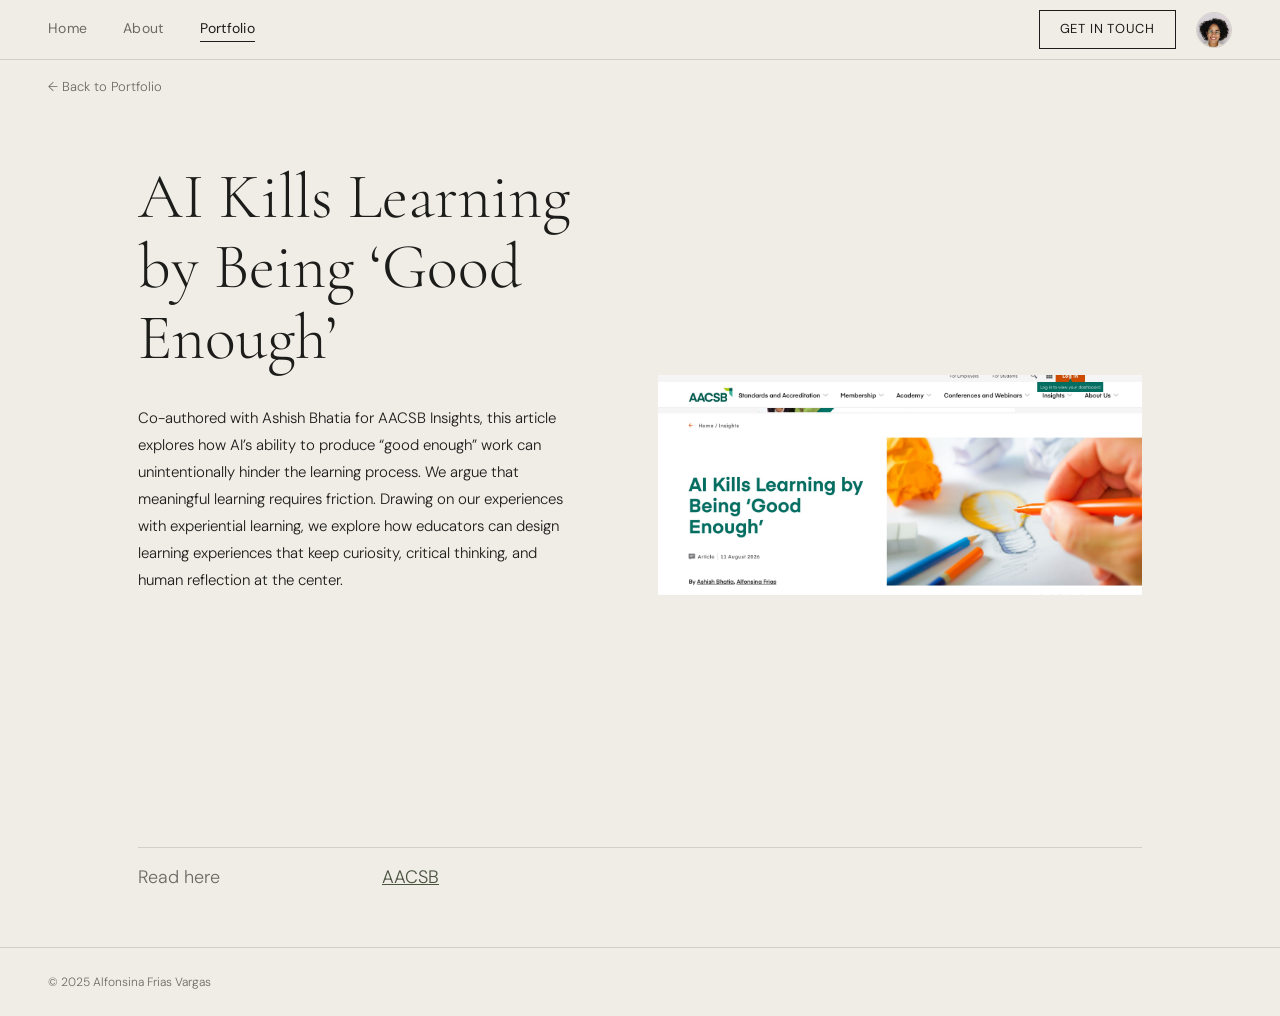
<file: AACSB.html>
<!DOCTYPE html>
<html lang="en">
<head>
  <meta charset="UTF-8">
  <meta name="viewport" content="width=device-width, initial-scale=1.0">
  <title>AI Kills Learning by Being ‘Good Enough’ — Ashish Bhatia, Alfonsina Frias Vargas</title>
  <link rel="stylesheet" href="style.css">
</head>
<body>
<nav>
  <div class="nav-links">
    <a href="index.html">Home</a>
    <a href="about.html">About</a>
    <a href="portfolio.html" class="active">Portfolio</a>
  </div>
  <div class="nav-right">
    <a href="index.html#contact" class="btn-outline">Get in Touch</a>
    <img src="images/Headshot1.jpg" alt="Alfonsina" class="avatar" onerror="this.style.display='none'">
  </div>
</nav>

<div class="breadcrumb">
  <a href="portfolio.html">← Back to Portfolio</a>
</div>

<main>
  <div class="project-detail">
    <div class="project-detail-hero">
      <div class="project-detail-text">
        <h1>AI Kills Learning by Being ‘Good Enough’</h1>
        <p>Co-authored with Ashish Bhatia for AACSB Insights, this article explores how AI’s ability to produce “good enough” work can unintentionally hinder the learning process. We argue that meaningful learning requires friction. Drawing on our experiences with experiential learning, we explore how educators can design learning experiences that keep curiosity, critical thinking, and human reflection at the center.</p>
      </div>
      <img src="images/AACSB.jpg" alt="AACSB" class="project-detail-img" style="object-fit: contain; background: var(--cream);">
    </div>

    <div class="project-links">
      <div class="project-link-row">
        <span class="project-link-label">Read here</span>
        <a href="https://www.aacsb.edu/insights/articles/2026/08/ai-kills-learning-by-being-good-enough" target="_blank">AACSB</a>
      </div>
    </div>

  </div>
</main>

<footer>
  <span>© 2025 Alfonsina Frias Vargas</span>
</footer>
</body>
</html>
</file>
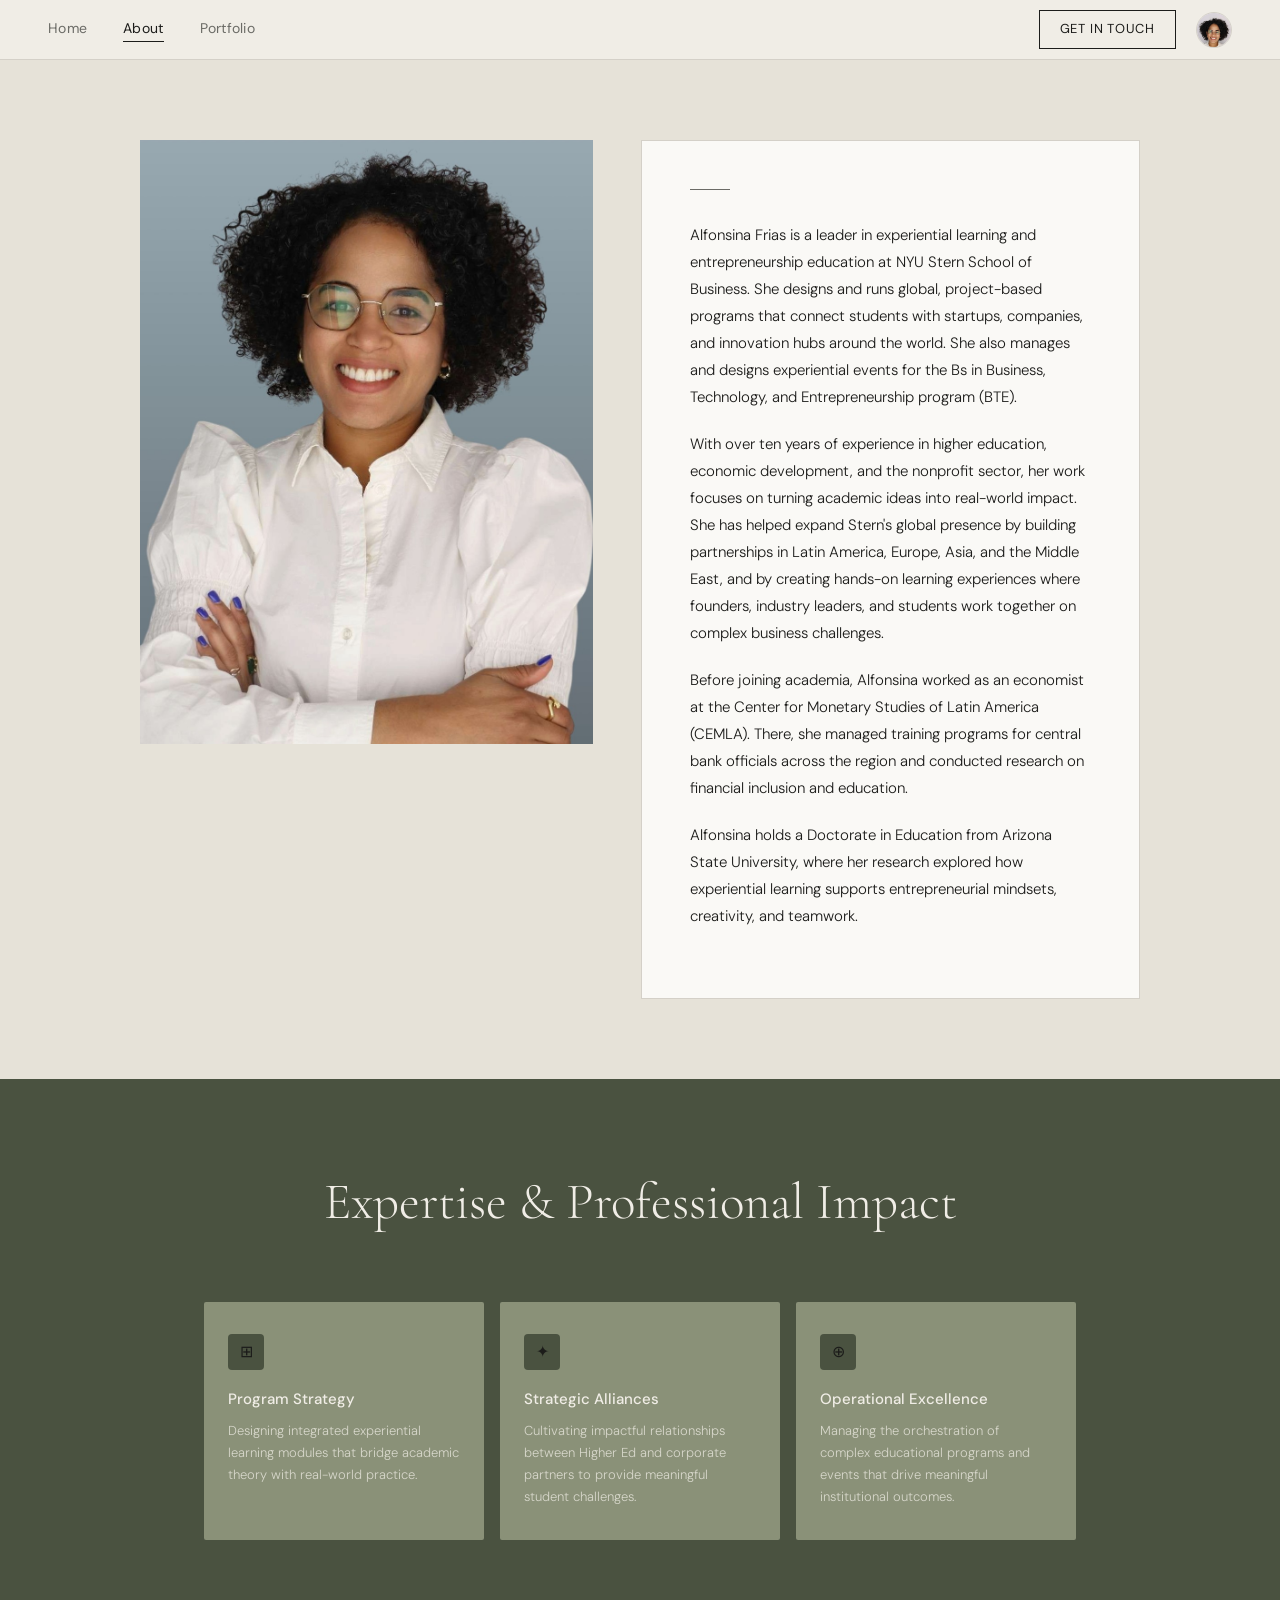
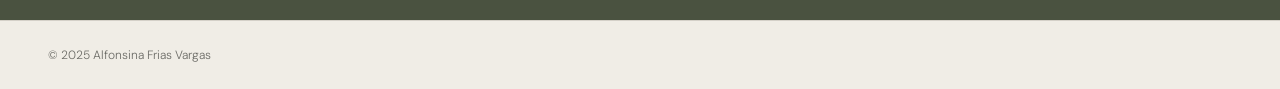
<file: about.html>
<!DOCTYPE html>
<html lang="en">
<head>
  <meta charset="UTF-8">
  <meta name="viewport" content="width=device-width, initial-scale=1.0">
  <title>About — Alfonsina Frias Vargas</title>
  <link rel="stylesheet" href="style.css">
</head>
<body>

<nav>
  <div class="nav-links">
    <a href="index.html">Home</a>
    <a href="about.html" class="active">About</a>
    <a href="portfolio.html">Portfolio</a>
  </div>
  <div class="nav-right">
    <a href="index.html#contact" class="btn-outline">Get in Touch</a>
    <img src="images/Headshot1.jpg" alt="Alfonsina" class="avatar" onerror="this.style.display='none'">
  </div>
</nav>

<main>
  <section class="about-hero">
    <div class="about-inner">
      <img src="images/headshot2.jpg" alt="Alfonsina Frias Vargas" onerror="this.outerHTML='<div class=\'img-placeholder\' style=\'width:100%;aspect-ratio:3/4;\'><svg width=\'48\' height=\'48\' viewBox=\'0 0 24 24\' fill=\'none\' stroke=\'currentColor\' stroke-width=\'0.8\'><rect x=\'3\' y=\'3\' width=\'18\' height=\'18\' rx=\'2\'/><circle cx=\'8.5\' cy=\'8.5\' r=\'1.5\'/><polyline points=\'21 15 16 10 5 21\'/></svg></div>'">

      <div class="about-text-box">
        <div class="line"></div>
        <p>Alfonsina Frias is a leader in experiential learning and entrepreneurship education at NYU Stern School of Business. She designs and runs global, project-based programs that connect students with startups, companies, and innovation hubs around the world. She also manages and designs experiential events for the Bs in Business, Technology, and Entrepreneurship program (BTE).</p>
        <p>With over ten years of experience in higher education, economic development, and the nonprofit sector, her work focuses on turning academic ideas into real-world impact. She has helped expand Stern's global presence by building partnerships in Latin America, Europe, Asia, and the Middle East, and by creating hands-on learning experiences where founders, industry leaders, and students work together on complex business challenges.</p>
        <p>Before joining academia, Alfonsina worked as an economist at the Center for Monetary Studies of Latin America (CEMLA). There, she managed training programs for central bank officials across the region and conducted research on financial inclusion and education.</p>
        <p>Alfonsina holds a Doctorate in Education from Arizona State University, where her research explored how experiential learning supports entrepreneurial mindsets, creativity, and teamwork.</p>
      </div>
    </div>
  </section>

  <section class="expertise-section" style="justify-content: center;">
    <h2>Expertise & Professional Impact</h2>
<div class="expertise-grid" style="justify-content: center; grid-template-columns: repeat(3, minmax(0, 280px));">
      <div class="expertise-card">
        <div class="icon">⊞</div>
        <h3>Program Strategy</h3>
        <p>Designing integrated experiential learning modules that bridge academic theory with real-world practice.</p>
      </div>
      <div class="expertise-card">
        <div class="icon">✦</div>
        <h3>Strategic Alliances</h3>
        <p>Cultivating impactful relationships between Higher Ed and corporate partners to provide meaningful student challenges.</p>
      </div>
      <div class="expertise-card">
        <div class="icon">⊕</div>
        <h3>Operational Excellence</h3>
        <p>Managing the orchestration of complex educational programs and events that drive meaningful institutional outcomes.</p>
      </div>
    </div>
  </section>
</main>

<footer>
  <span>© 2025 Alfonsina Frias Vargas</span>
</footer>

</body>
</html>
</file>
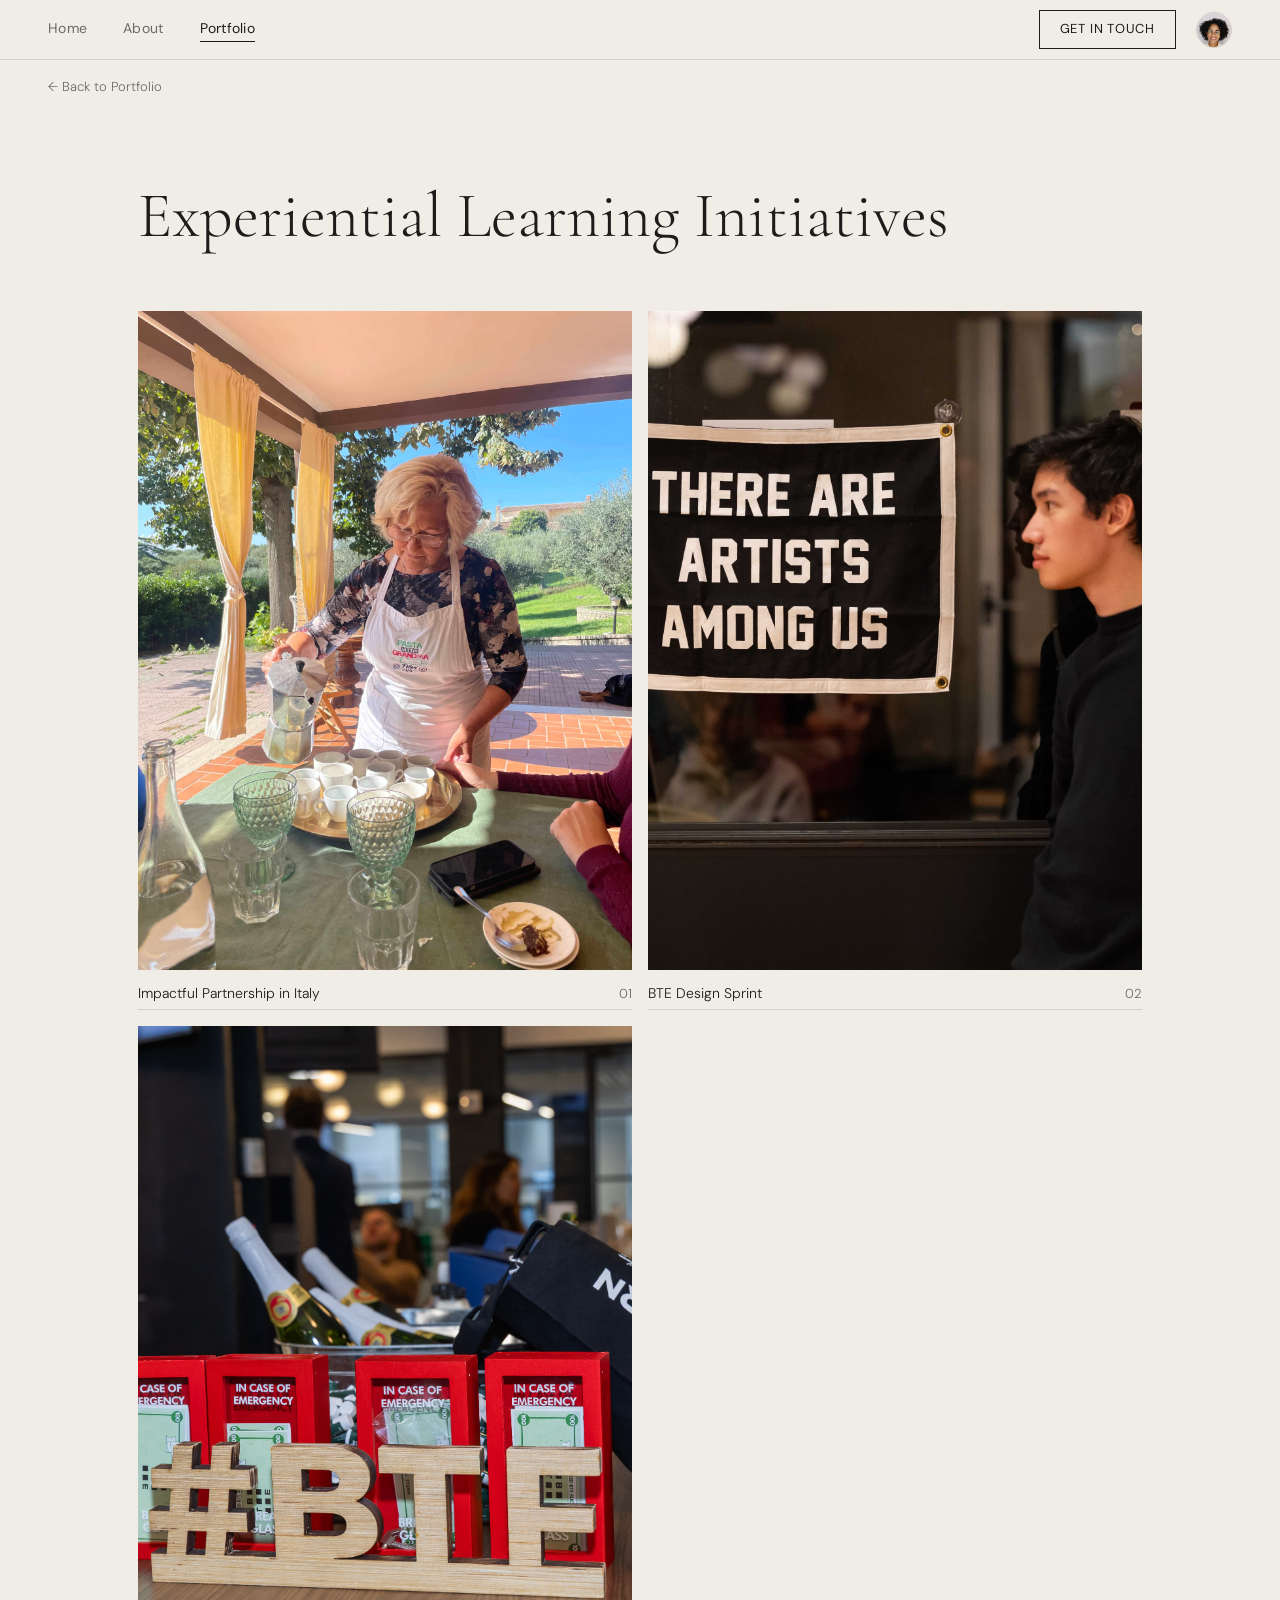
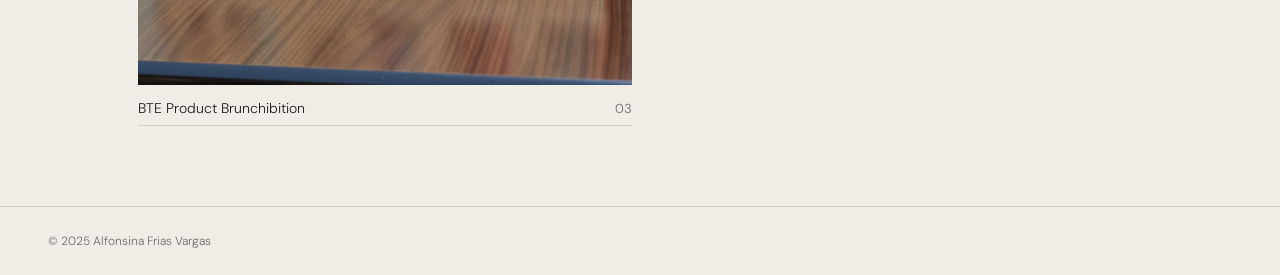
<file: experiential.html>
<!DOCTYPE html>
<html lang="en">
<head>
  <meta charset="UTF-8">
  <meta name="viewport" content="width=device-width, initial-scale=1.0">
  <title>Experiential Initiatives — Alfonsina Frias Vargas</title>
  <link rel="stylesheet" href="style.css">
</head>
<body>

<nav>
  <div class="nav-links">
    <a href="index.html">Home</a>
    <a href="about.html">About</a>
    <a href="portfolio.html" class="active">Portfolio</a>
  </div>
  <div class="nav-right">
    <a href="index.html#contact" class="btn-outline">Get in Touch</a>
    <img src="images/Headshot1.jpg" alt="Alfonsina" class="avatar" onerror="this.style.display='none'">
  </div>
</nav>

<div class="breadcrumb">
  <a href="portfolio.html">← Back to Portfolio</a>
</div>

<main>
  <div class="collection-detail">
    <h1>Experiential Learning Initiatives</h1>
    <div class="collection-items">
      <a href="italy.html" class="collection-item">
        <img src="images/NonnaCooking.jpg" alt="Impactful Partnership in Italy" class="collection-item-img"
          onerror="this.outerHTML='<div class=\'collection-item-img img-placeholder\'></div>'">
        <div class="collection-item-footer">
          <span>Impactful Partnership in Italy</span>
          <span class="num">01</span>
        </div>
      </a>
      <a href="bte-design-sprint.html" class="collection-item">
        <img src="images/artists.jpg" alt="BTE Design Sprint" class="collection-item-img"
          onerror="this.outerHTML='<div class=\'collection-item-img img-placeholder\'></div>'">
        <div class="collection-item-footer">
          <span>BTE Design Sprint</span>
          <span class="num">02</span>
        </div>
      </a>
      <a href="bte-product-brunchibition.html" class="collection-item">
        <img src="images/Brunchibition-Decor.jpg" alt="BTE Product Brunchibition" class="collection-item-img"
          onerror="this.outerHTML='<div class=\'collection-item-img img-placeholder\'></div>'">
        <div class="collection-item-footer">
          <span>BTE Product Brunchibition</span>
          <span class="num">03</span>
        </div>
      </a>
    </div>
  </div>
</main>

<footer>
  <span>© 2025 Alfonsina Frias Vargas</span>
</footer>

</body>
</html>
</file>
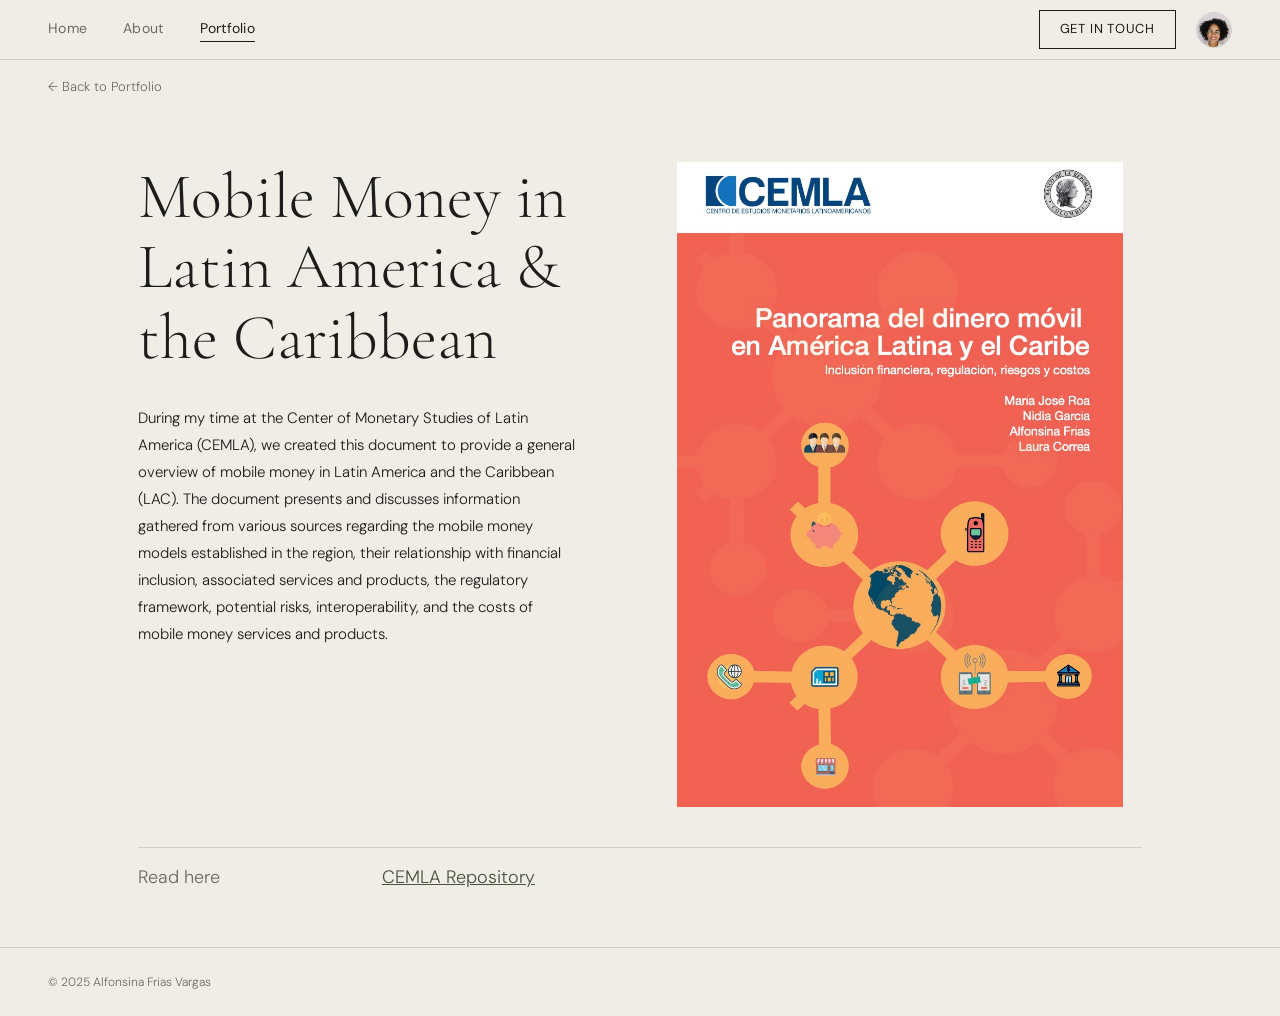
<file: mobile-money.html>
<!DOCTYPE html>
<html lang="en">
<head>
  <meta charset="UTF-8">
  <meta name="viewport" content="width=device-width, initial-scale=1.0">
  <title>Mobile Money in Latin America & the Caribbean — Alfonsina Frias Vargas</title>
  <link rel="stylesheet" href="style.css">
</head>
<body>
<nav>
  <div class="nav-links">
    <a href="index.html">Home</a>
    <a href="about.html">About</a>
    <a href="portfolio.html" class="active">Portfolio</a>
  </div>
  <div class="nav-right">
    <a href="index.html#contact" class="btn-outline">Get in Touch</a>
    <img src="images/Headshot1.jpg" alt="Alfonsina" class="avatar" onerror="this.style.display='none'">
  </div>
</nav>

<div class="breadcrumb">
  <a href="portfolio.html">← Back to Portfolio</a>
</div>

<main>
  <div class="project-detail">
    <div class="project-detail-hero">
      <div class="project-detail-text">
        <h1>Mobile Money in Latin America & the Caribbean</h1>
        <p>During my time at the Center of Monetary Studies of Latin America (CEMLA), we created this document to provide a general overview of mobile money in Latin America and the Caribbean (LAC). The document presents and discusses information gathered from various sources regarding the mobile money models established in the region, their relationship with financial inclusion, associated services and products, the regulatory framework, potential risks, interoperability, and the costs of mobile money services and products.</p>
      </div>
      <img src="images/CEMLA.jpg" alt="Mobile Money" class="project-detail-img" style="object-fit: contain; background: var(--cream);">
    </div>

    <div class="project-links">
      <div class="project-link-row">
        <span class="project-link-label">Read here</span>
        <a href="https://www.cemla.org/PDF/otros/2017-06-panorama-del-dinero-movil.pdf" target="_blank">CEMLA Repository</a>
      </div>
    </div>

  </div>
</main>

<footer>
  <span>© 2025 Alfonsina Frias Vargas</span>
</footer>
</body>
</html>
</file>
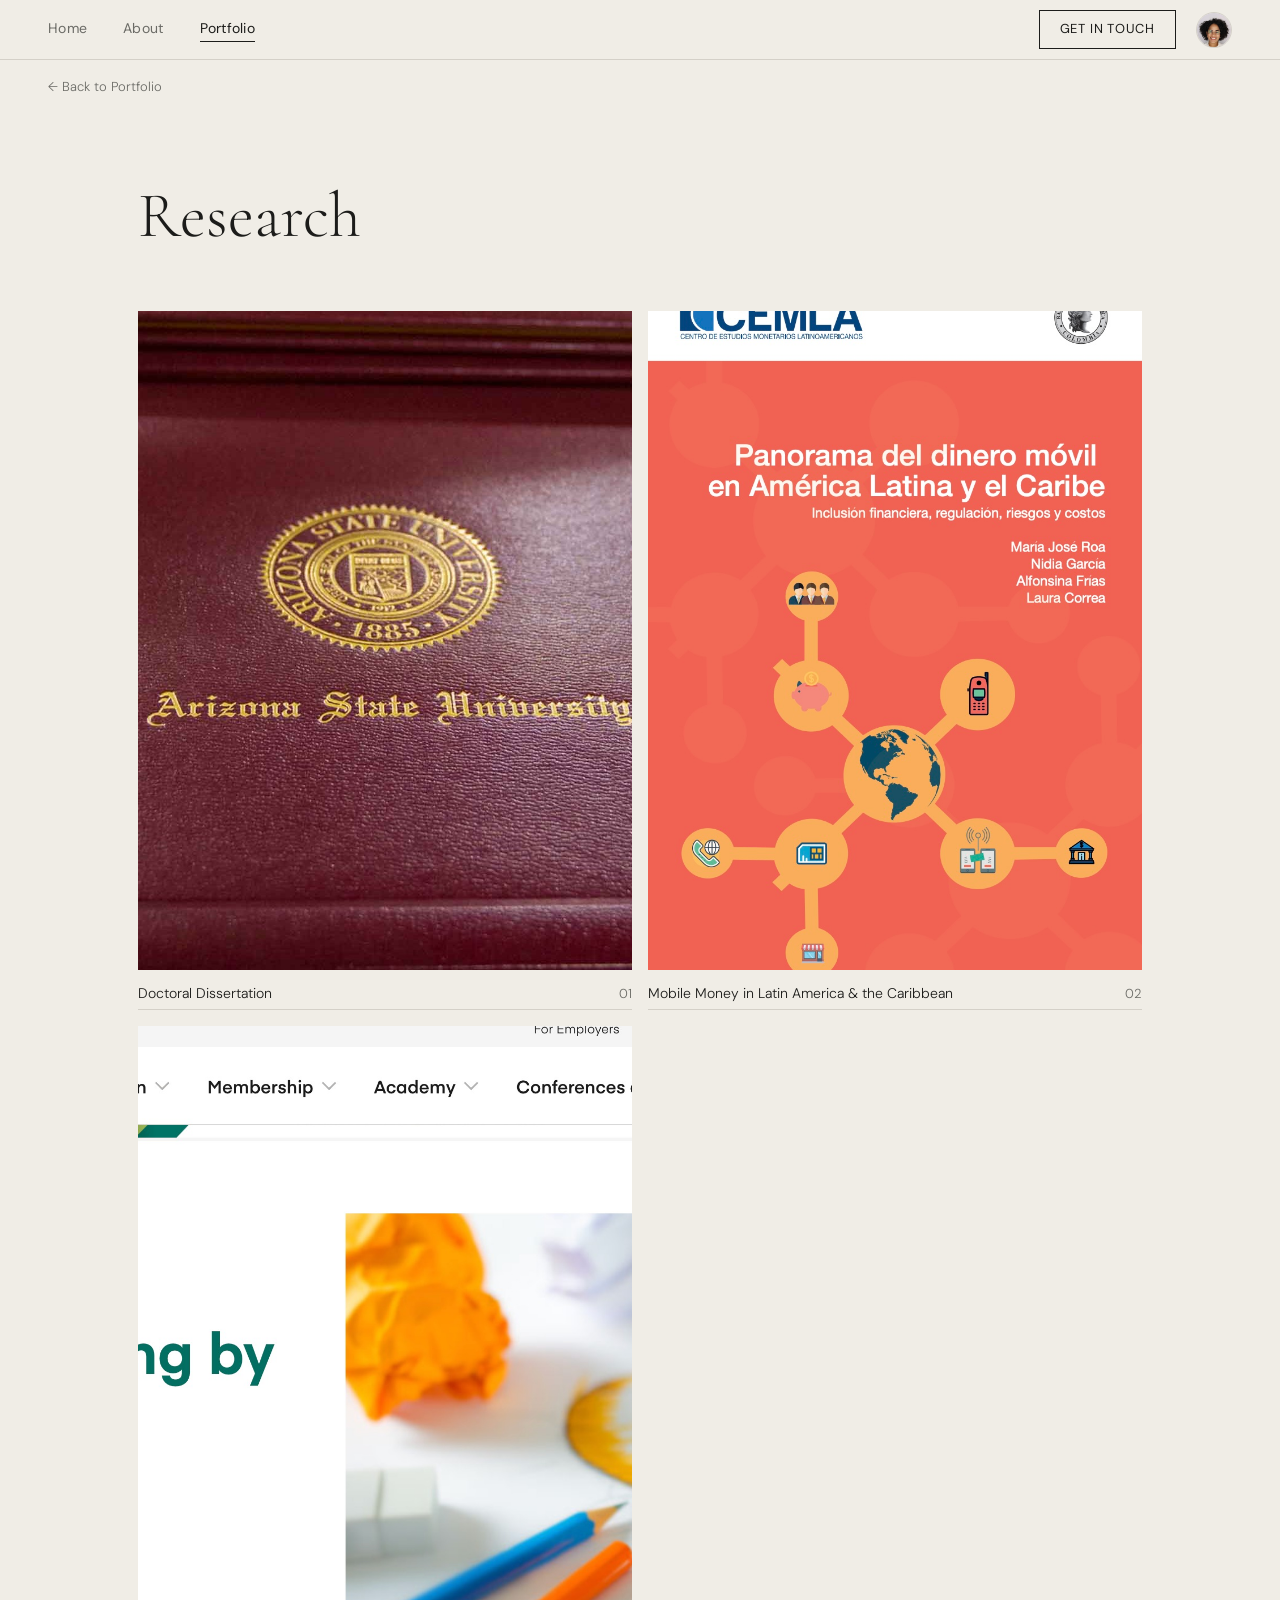
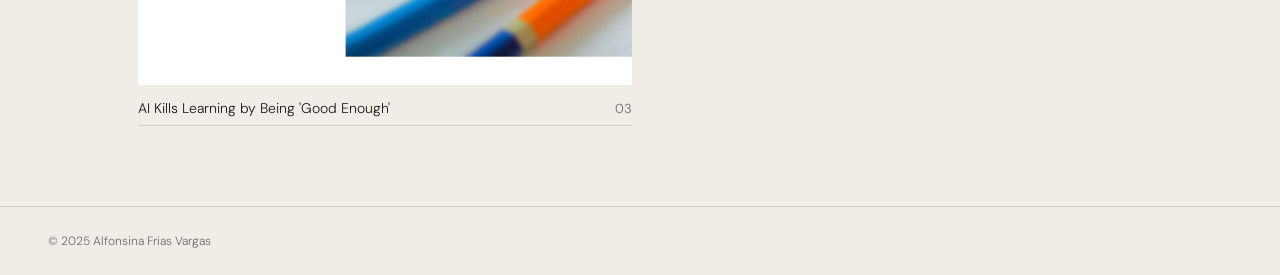
<file: research.html>
<!DOCTYPE html>
<html lang="en">
<head>
  <meta charset="UTF-8">
  <meta name="viewport" content="width=device-width, initial-scale=1.0">
  <title>Research — Alfonsina Frias Vargas</title>
  <link rel="stylesheet" href="style.css">
</head>
<body>

<nav>
  <div class="nav-links">
    <a href="index.html">Home</a>
    <a href="about.html">About</a>
    <a href="portfolio.html" class="active">Portfolio</a>
  </div>
  <div class="nav-right">
    <a href="index.html#contact" class="btn-outline">Get in Touch</a>
    <img src="images/Headshot1.jpg" alt="Alfonsina" class="avatar" onerror="this.style.display='none'">
  </div>
</nav>

<div class="breadcrumb">
  <a href="portfolio.html">← Back to Portfolio</a>
</div>

<main>
  <div class="collection-detail">
    <h1>Research</h1>
    <div class="collection-items">
      <a href="dissertation.html" class="collection-item">
        <img src="images/ASU.jpg" alt="Doctoral Dissertation" class="collection-item-img"
          onerror="this.outerHTML='<div class=\'collection-item-img img-placeholder\'></div>'">
        <div class="collection-item-footer">
          <span>Doctoral Dissertation</span>
          <span class="num">01</span>
        </div>
      </a>
      <a href="mobile-money.html" class="collection-item">
        <img src="images/CEMLA.jpg" alt="Mobile Money in Latin America & the Caribbean" class="collection-item-img"
          onerror="this.outerHTML='<div class=\'collection-item-img img-placeholder\'></div>'">
        <div class="collection-item-footer">
          <span>Mobile Money in Latin America & the Caribbean</span>
          <span class="num">02</span>
        </div>
      </a>
      <a href="AACSB.html" class="collection-item">
        <img src="images/AACSB.jpg" alt="AI Kills Learning by Being 'Good Enough'" class="collection-item-img"
          onerror="this.outerHTML='<div class=\'collection-item-img img-placeholder\'></div>'">
        <div class="collection-item-footer">
          <span>AI Kills Learning by Being 'Good Enough'</span>
          <span class="num">03</span>
        </div>
      </a>
    </div>
  </div>
</main>
<footer>
  <span>© 2025 Alfonsina Frias Vargas</span>
</footer>
</file>
<file: style.css>
@import url('https://fonts.googleapis.com/css2?family=Cormorant+Garamond:ital,wght@0,300;0,400;0,500;1,300;1,400&family=DM+Sans:wght@300;400;500&display=swap');

*, *::before, *::after { box-sizing: border-box; margin: 0; padding: 0; }

:root {
  --cream: #f0ede6;
  --cream-dark: #e6e2d8;
  --sage: #8a9178;
  --sage-dark: #4a5240;
  --text: #1c1c1a;
  --text-muted: #6b6b66;
  --border: #d4d0c8;
  --white: #faf9f6;
  --font-display: 'Cormorant Garamond', Georgia, serif;
  --font-body: 'DM Sans', sans-serif;
}

html { scroll-behavior: smooth; }

body {
  background: var(--cream);
  color: var(--text);
  font-family: var(--font-body);
  font-weight: 300;
  font-size: 16px;
  line-height: 1.7;
  min-height: 100vh;
}

/* ── NAV ── */
nav {
  position: sticky;
  top: 0;
  z-index: 100;
  background: var(--cream);
  border-bottom: 1px solid var(--border);
  display: flex;
  align-items: center;
  justify-content: space-between;
  padding: 0 48px;
  height: 60px;
}

.nav-links { display: flex; gap: 36px; }
.nav-links a, nav a {
  font-family: var(--font-body);
  font-size: 14px;
  font-weight: 400;
  color: var(--text-muted);
  text-decoration: none;
  letter-spacing: 0.02em;
  transition: color 0.2s;
}
.nav-links a:hover, nav a:hover { color: var(--text); }
.nav-links a.active { color: var(--text); border-bottom: 1px solid var(--text); }

.nav-right { display: flex; align-items: center; gap: 20px; }

.btn-outline {
  border: 1px solid var(--text);
  padding: 7px 20px;
  font-size: 13px;
  font-family: var(--font-body);
  font-weight: 400;
  letter-spacing: 0.06em;
  text-transform: uppercase;
  color: var(--text);
  background: transparent;
  text-decoration: none;
  transition: background 0.2s, color 0.2s;
  cursor: pointer;
  display: inline-block;
}
.btn-outline:hover { background: var(--text); color: var(--cream); }

.btn-solid {
  background: var(--sage-dark);
  color: var(--cream);
  padding: 12px 28px;
  font-size: 12px;
  font-family: var(--font-body);
  font-weight: 400;
  letter-spacing: 0.1em;
  text-transform: uppercase;
  text-decoration: none;
  display: inline-block;
  transition: background 0.2s;
}
.btn-solid:hover { background: var(--sage); }

.avatar {
  width: 36px; height: 36px;
  border-radius: 50%;
  object-fit: cover;
  border: 1.5px solid var(--border);
}

/* ── BREADCRUMB ── */
.breadcrumb {
  padding: 16px 48px;
  font-size: 13px;
  color: var(--text-muted);
}
.breadcrumb a { color: var(--text-muted); text-decoration: none; }
.breadcrumb a:hover { color: var(--text); }

/* ── HERO (HOME) ── */
.hero {
  padding: 64px 48px 48px;
  max-width: 1100px;
  margin: 0 auto;
}
.hero h1 {
  font-family: var(--font-display);
  font-size: clamp(52px, 7vw, 90px);
  font-weight: 300;
  line-height: 1.05;
  letter-spacing: -0.01em;
  margin-bottom: 40px;
}

.hero-images {
  display: grid;
  grid-template-columns: 1fr 1.8fr 1fr;
  gap: 12px;
  margin-bottom: 40px;
  height: 480px;
}
.hero-images img, .hero-images .img-placeholder {
  width: 100%;
  height: 100%;
  object-fit: cover;
}

.hero-bottom {
  display: flex;
  align-items: flex-start;
  justify-content: space-between;
  gap: 40px;
}
.hero-tagline {
  max-width: 340px;
  font-size: 15px;
  color: var(--text-muted);
  line-height: 1.6;
}
.hero-ctas { display: flex; gap: 12px; flex-shrink: 0; align-items: center; }

/* ── SECTION TITLE ── */
.section-title {
  font-family: var(--font-display);
  font-size: clamp(28px, 4vw, 42px);
  font-weight: 300;
  text-align: center;
  margin-bottom: 12px;
  letter-spacing: -0.01em;
}
.section-subtitle {
  text-align: center;
  color: var(--text-muted);
  font-size: 14px;
  max-width: 520px;
  margin: 0 auto 48px;
  line-height: 1.7;
}

/* ── SELECTED WORK GRID ── */
.work-section { padding: 72px 48px; max-width: 1100px; margin: 0 auto; }

.work-grid {
  display: grid;
  grid-template-columns: 1fr 1fr;
  gap: 16px;
  margin-bottom: 40px;
}
.work-card {
  position: relative;
  overflow: hidden;
  aspect-ratio: 4/3;
  background: var(--cream-dark);
  cursor: pointer;
  text-decoration: none;
  display: block;
}
.work-card img {
  width: 100%; height: 100%;
  object-fit: cover;
  transition: transform 0.5s ease;
}
.work-card:hover img { transform: scale(1.04); }

.work-center { text-align: center; }

/* ── ARTICLES SECTION ── */
.articles-section {
  background: var(--sage);
  padding: 56px 48px;
}
.articles-section .section-title { color: var(--white); text-align: left; max-width: 1100px; margin: 0 auto; }

/* ── GET IN TOUCH ── */
.contact-section {
  padding: 80px 48px;
  max-width: 1100px;
  margin: 0 auto;
}
.contact-section h2 {
  font-family: var(--font-display);
  font-size: clamp(36px, 5vw, 60px);
  font-weight: 300;
  margin-bottom: 12px;
}
.contact-label {
  font-size: 11px;
  letter-spacing: 0.12em;
  text-transform: uppercase;
  color: var(--text-muted);
  margin-top: 24px;
  margin-bottom: 4px;
}
.contact-value a {
  color: var(--text);
  text-decoration: none;
  font-size: 15px;
}
.contact-value a:hover { text-decoration: underline; }
hr.contact-divider {
  border: none;
  border-top: 1px solid var(--border);
  margin: 8px 0;
}

/* ── ABOUT PAGE ── */
.about-hero {
  background: var(--cream-dark);
  padding: 80px 48px;
}
.about-inner {
  max-width: 1000px;
  margin: 0 auto;
  display: grid;
  grid-template-columns: 1fr 1.1fr;
  gap: 48px;
  align-items: start;
}
.about-inner img, .about-inner .img-placeholder {
  width: 100%; aspect-ratio: 3/4;
  object-fit: cover;
}
.about-text-box {
  background: var(--white);
  padding: 48px;
  border: 1px solid var(--border);
}
.about-text-box .line { width: 40px; height: 1px; background: var(--text-muted); margin-bottom: 32px; }
.about-text-box p { font-size: 15px; color: var(--text); margin-bottom: 20px; line-height: 1.8; }

.expertise-section {
  background: var(--sage-dark);
  padding: 80px 48px;
}
.expertise-section h2 {
  font-family: var(--font-display);
  font-size: clamp(32px, 4vw, 52px);
  font-weight: 300;
  color: var(--cream);
  text-align: center;
  margin-bottom: 56px;
}
.expertise-grid {
  display: grid;
  grid-template-columns: repeat(4, 1fr);
  gap: 16px;
  max-width: 1000px;
  margin: 0 auto;
}
.expertise-card {
  background: var(--sage);
  padding: 32px 24px;
  border-radius: 2px;
}
.expertise-card .icon {
  width: 36px; height: 36px;
  background: var(--sage-dark);
  border-radius: 4px;
  margin-bottom: 20px;
  display: flex; align-items: center; justify-content: center;
  font-size: 16px;
}
.expertise-card h3 {
  font-family: var(--font-body);
  font-size: 15px;
  font-weight: 500;
  color: var(--cream);
  margin-bottom: 10px;
  line-height: 1.3;
}
.expertise-card p {
  font-size: 13px;
  color: rgba(240,237,230,0.75);
  line-height: 1.7;
}

/* ── PORTFOLIO PAGE ── */
.portfolio-hero {
  padding: 64px 48px 48px;
  max-width: 1100px;
  margin: 0 auto;
}
.portfolio-hero h1 {
  font-family: var(--font-display);
  font-size: clamp(48px, 6vw, 80px);
  font-weight: 300;
  margin-bottom: 56px;
}

.collection {
  max-width: 1100px;
  margin: 0 auto;
  padding: 0 48px 72px;
}
.collection h2 {
  font-family: var(--font-display);
  font-size: clamp(32px, 4vw, 52px);
  font-weight: 300;
  margin-bottom: 36px;
}
.collection-grid {
  display: grid;
  grid-template-columns: repeat(3, 1fr);
  gap: 16px;
}
.project-card {
  text-decoration: none;
  color: var(--text);
  display: block;
}
.project-card-img {
  width: 100%;
  aspect-ratio: 3/4;
  object-fit: cover;
  background: var(--cream-dark);
  display: block;
  transition: opacity 0.3s;
}
.project-card:hover .project-card-img { opacity: 0.85; }
.project-card-footer {
  display: flex;
  justify-content: space-between;
  align-items: baseline;
  padding: 12px 0 4px;
  border-bottom: 1px solid var(--border);
  font-size: 14px;
}
.project-card-footer .num {
  color: var(--text-muted);
  font-size: 13px;
}

/* ── COLLECTION DETAIL PAGE ── */
.collection-detail {
  padding: 0 48px 80px;
  max-width: 1100px;
  margin: 0 auto;
}
.collection-detail h1 {
  font-family: var(--font-display);
  font-size: clamp(40px, 5vw, 68px);
  font-weight: 300;
  padding: 48px 0 40px;
  margin-bottom: 0;
}
.collection-items {
  display: grid;
  grid-template-columns: 1fr 1fr;
  gap: 16px;
}
.collection-item {
  display: block;
  text-decoration: none;
  color: var(--text);
}
.collection-item-img {
  width: 100%; aspect-ratio: 3/4;
  object-fit: cover;
  background: var(--cream-dark);
  display: block;
  transition: opacity 0.3s;
}
.collection-item:hover .collection-item-img { opacity: 0.85; }
.collection-item-footer {
  display: flex;
  justify-content: space-between;
  align-items: baseline;
  padding: 12px 0 4px;
  border-bottom: 1px solid var(--border);
  font-size: 14px;
}
.collection-item-footer .num { color: var(--text-muted); font-size: 13px; }

/* ── PROJECT DETAIL PAGE ── */
.project-detail {
  max-width: 1100px;
  margin: 0 auto;
}
.project-detail-hero {
  display: grid;
  grid-template-columns: 1fr 1.1fr;
  gap: 80px;
  align-items: start;
  padding: 0 48px 0 48px;
  padding-top: 48px;
}
.project-detail-text h1 {
  font-family: var(--font-display);
  font-size: clamp(40px, 5vw, 64px);
  font-weight: 300;
  line-height: 1.1;
  margin-bottom: 32px;
}
.project-detail-text p {
  font-size: 15px;
  line-height: 1.8;
  color: var(--text);
  margin-bottom: 16px;
}
.project-detail-img {
  width: 100%;
  aspect-ratio: 3/4;
  object-fit: cover;
  background: var(--cream-dark);
}

.project-links {
  padding: 40px 48px;
  max-width: 1100px;
  margin: 0 auto;
}
.project-link-row {
  display: grid;
  grid-template-columns: 220px 1fr;
  gap: 24px;
  align-items: start;
  padding: 14px 0;
  border-top: 1px solid var(--border);
  font-size: 18px;
}
.project-link-label { color: var(--text-muted); font-size: 18px; }
.project-link-row a { color: var(--sage-dark); word-break: break-all;font-size: 18px; }
.project-link-row a:hover { color: var(--text); }

.project-gallery {
  padding: 16px 48px 80px;
  max-width: 1100px;
  margin: 0 auto;
  display: grid;
  grid-template-columns: 1fr 1fr;
  gap: 16px;
}
.project-gallery img, .project-gallery .img-placeholder {
  width: 100%;
  aspect-ratio: 3/4;
  object-fit: cover;
  background: var(--cream-dark);
  display: block;
}
.project-gallery .caption {
  font-size: 12px;
  color: var(--text-muted);
  margin-top: 6px;
}

/* ── PLACEHOLDER IMAGES ── */
.img-placeholder {
  background: var(--cream-dark);
  display: flex;
  align-items: center;
  justify-content: center;
}
.img-placeholder svg { opacity: 0.35; }

/* ── FOOTER ── */
footer {
  border-top: 1px solid var(--border);
  padding: 24px 48px;
  font-size: 12px;
  color: var(--text-muted);
  display: flex;
  justify-content: space-between;
  align-items: center;
}

/* ── RESPONSIVE ── */
@media (max-width: 768px) {
  nav { padding: 0 20px; }
  .hero, .work-section, .contact-section, .collection, .collection-detail,
  .project-detail-hero, .project-links, .project-gallery, .portfolio-hero,
  .about-hero, .breadcrumb { padding-left: 20px; padding-right: 20px; }
  .hero-images { height: 260px; }
  .hero-bottom { flex-direction: column; }
  .about-inner, .project-detail-hero { grid-template-columns: 1fr; }
  .expertise-grid { grid-template-columns: 1fr 1fr; }
  .collection-grid, .collection-items, .work-grid, .project-gallery { grid-template-columns: 1fr; }

  .article-link {
  display: block;
  padding: 24px 28px;
  margin-top: 24px;
  background: rgba(255, 255, 255, 0.08);
  border: 1px solid rgba(255, 255, 255, 0.25);
  border-radius: 4px;
  text-decoration: none;
  transition: background 0.2s ease, border-color 0.2s ease;
}

.article-link:hover {
  background: rgba(255, 255, 255, 0.15);
  border-color: rgba(255, 255, 255, 0.5);
}

.article-link-title {
  display: block;
  color: var(--white);
  font-family: var(--font-serif, serif);
  font-size: 1.3rem;
  margin-bottom: 8px;
}

.article-link-source {
  display: block;
  color: rgba(255, 255, 255, 0.7);
  font-size: 0.9rem;
  letter-spacing: 0.05em;
  text-transform: uppercase;
}
}
</file>
